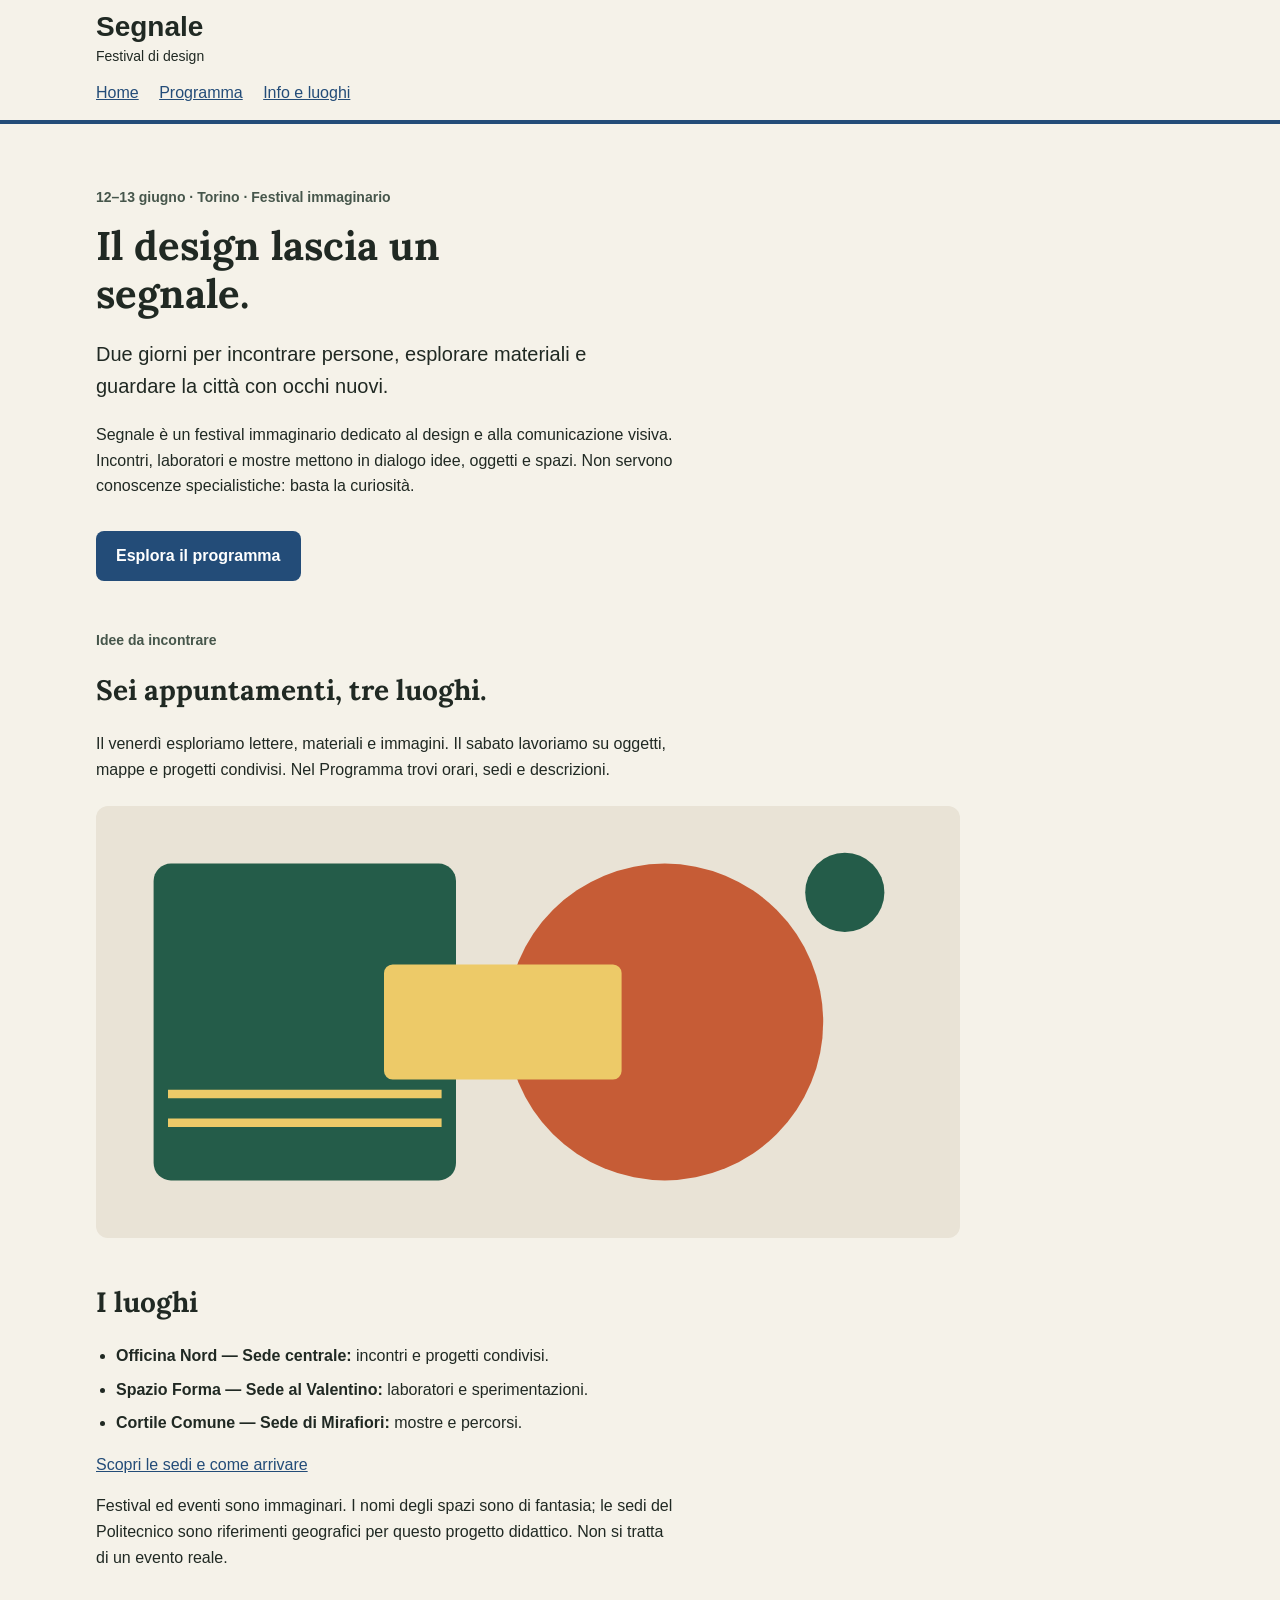
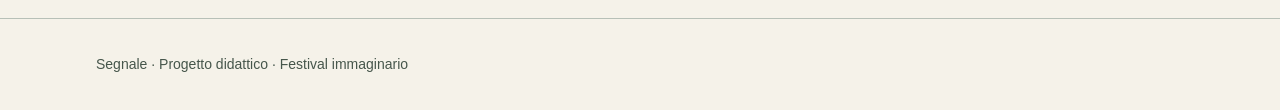
<file: index.html>
<!doctype html>
<html lang="it">
<head>
  <meta charset="utf-8">
  <meta name="viewport" content="width=device-width, initial-scale=1">
  <title>Segnale — Festival di design</title>
  <link rel="stylesheet"
    href="https://fonts.googleapis.com/css2?family=Lora:wght@400;700&amp;display=swap">
  <link rel="stylesheet" href="style.css">
</head>
<body>
  <a class="skip-link" href="#contenuto">Vai al contenuto</a>
  <header class="site-header">
    <div class="container">
      <a class="brand" href="index.html">Segnale<span>Festival di design</span></a>
      <nav>
        <a href="index.html">Home</a>
        <a href="programma.html">Programma</a>
        <a href="info.html">Info e luoghi</a>
      </nav>
    </div>
  </header>

  <main id="contenuto" class="container">
    <section class="intro">
      <p class="eyebrow">12–13 giugno · Torino · Festival immaginario</p>
      <h1 id="titolo-home">Il design lascia un segnale.</h1>
      <p class="lead">Due giorni per incontrare persone, esplorare materiali e guardare la città con occhi nuovi.</p>
      <p class="reading-text">Segnale è un festival immaginario dedicato al design e alla comunicazione visiva. Incontri, laboratori e mostre mettono in dialogo idee, oggetti e spazi. Non servono conoscenze specialistiche: basta la curiosità.</p>
      <a class="button-link" href="programma.html">Esplora il programma</a>
    </section>

    <section class="content-section">
      <p class="eyebrow">Idee da incontrare</p>
      <h2 id="titolo-festival">Sei appuntamenti, tre luoghi.</h2>
      <p class="reading-text">Il venerdì esploriamo lettere, materiali e immagini. Il sabato lavoriamo su oggetti, mappe e progetti condivisi. Nel Programma trovi orari, sedi e descrizioni.</p>
      <img class="festival-image" src="assets/festival.svg" alt="Composizione geometrica di cerchi e rettangoli nei colori del festival" width="1200" height="600">
    </section>

    <section class="content-section">
      <h2 id="titolo-luoghi">I luoghi</h2>
      <ul class="venues">
        <li><strong>Officina Nord — Sede centrale:</strong> incontri e progetti condivisi.</li>
        <li><strong>Spazio Forma — Sede al Valentino:</strong> laboratori e sperimentazioni.</li>
        <li><strong>Cortile Comune — Sede di Mirafiori:</strong> mostre e percorsi.</li>
      </ul>
      <p><a href="info.html">Scopri le sedi e come arrivare</a></p>
      <p class="reading-text">Festival ed eventi sono immaginari. I nomi degli spazi sono di fantasia; le sedi del Politecnico sono riferimenti geografici per questo progetto didattico. Non si tratta di un evento reale.</p>
    </section>
  </main>

  <footer class="site-footer"><div class="container"><p>Segnale · Progetto didattico · Festival immaginario</p></div></footer>
</body>
</html>
</file>
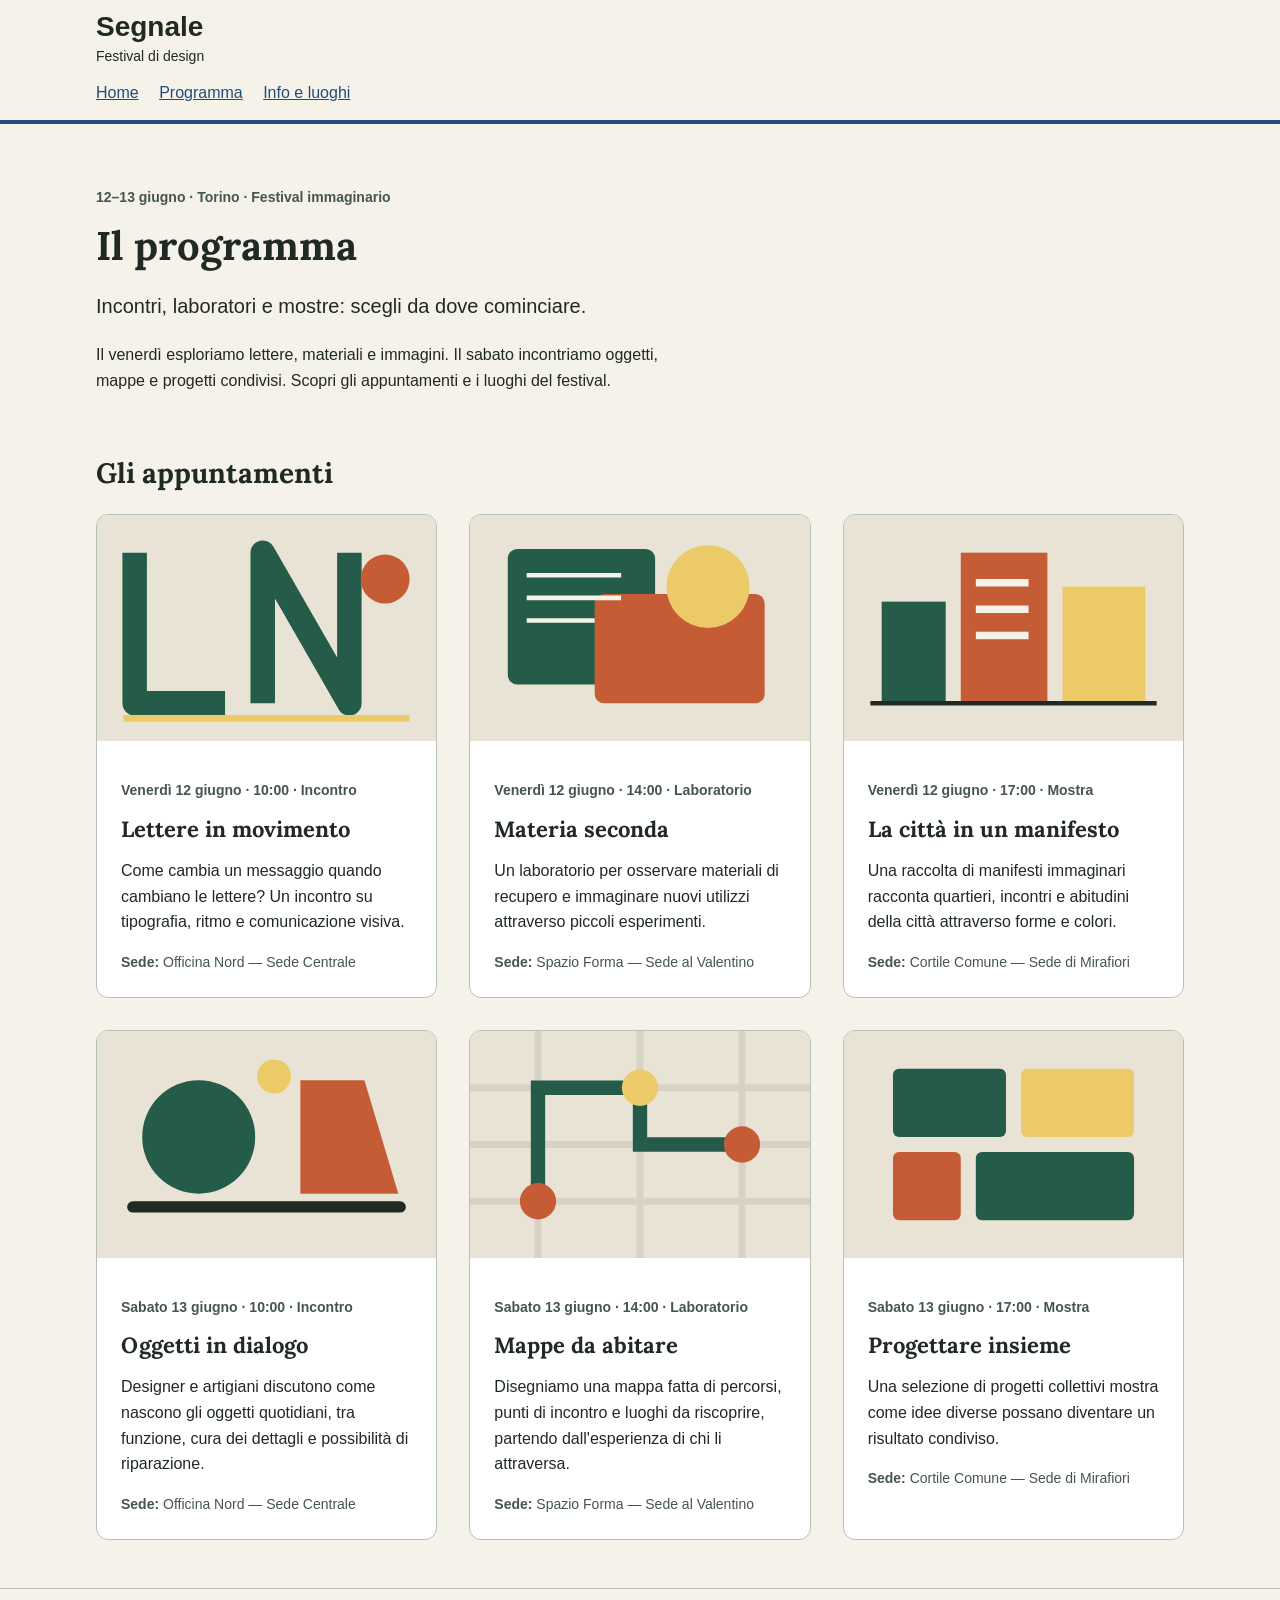
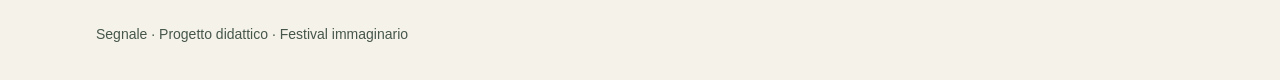
<file: programma.html>
<!doctype html>
<html lang="it">
<head>
  <meta charset="utf-8">
  <meta name="viewport" content="width=device-width, initial-scale=1">
  <title>Programma — Segnale</title>
  <link rel="stylesheet"
    href="https://fonts.googleapis.com/css2?family=Lora:wght@400;700&amp;display=swap">
  <link rel="stylesheet" href="style.css">
</head>
<body>
  <a class="skip-link" href="#contenuto">Vai al contenuto</a>
  <header class="site-header">
    <div class="container">
      <a class="brand" href="index.html">Segnale<span>Festival di design</span></a>
      <nav>
        <a href="index.html">Home</a>
        <a href="programma.html">Programma</a>
        <a href="info.html">Info e luoghi</a>
      </nav>
    </div>
  </header>

  <main id="contenuto" class="container">
    <section class="intro">
      <p class="eyebrow">12–13 giugno · Torino · Festival immaginario</p>
      <h1 id="titolo-programma">Il programma</h1>
      <p class="lead">Incontri, laboratori e mostre: scegli da dove cominciare.</p>
      <p class="reading-text">Il venerdì esploriamo lettere, materiali e immagini. Il sabato incontriamo oggetti, mappe e progetti condivisi. Scopri gli appuntamenti e i luoghi del festival.</p>
    </section>

    <section class="content-section">
      <h2 id="titolo-eventi">Gli appuntamenti</h2>
      <p id="stato-programma" class="reading-text" role="status" aria-live="polite">Caricamento del programma in corso…</p>
      <div class="event-grid" id="elenco-eventi"></div>
    </section>
  </main>

  <footer class="site-footer"><div class="container"><p>Segnale · Progetto didattico · Festival immaginario</p></div></footer>

  <script>
    (function () {
      const statoEl = document.getElementById('stato-programma');
      const grigliaEl = document.getElementById('elenco-eventi');

      const nomiGiorni = {
        '2026-06-12': 'Venerdì 12 giugno',
        '2026-06-13': 'Sabato 13 giugno'
      };

      function formattaData(dataIso) {
        if (nomiGiorni[dataIso]) {
          return nomiGiorni[dataIso];
        }
        return dataIso || '';
      }

      function creaSchedaEvento(evento, sediPerId) {
        const articolo = document.createElement('article');
        articolo.className = 'event-card';

        if (evento.immagine) {
          const img = document.createElement('img');
          img.src = evento.immagine;
          img.alt = evento.immagine_alt || evento.titolo || '';
          img.width = 900;
          img.height = 600;
          articolo.appendChild(img);
        }

        const corpo = document.createElement('div');
        corpo.className = 'event-body';

        const meta = document.createElement('p');
        meta.className = 'event-meta';
        const partiMeta = [
          formattaData(evento.data),
          evento.orario,
          evento.categoria
        ].filter(Boolean);
        meta.textContent = partiMeta.join(' · ');

        const titolo = document.createElement('h3');
        titolo.textContent = evento.titolo || 'Evento senza titolo';

        const descrizione = document.createElement('p');
        descrizione.textContent = evento.descrizione || '';

        const luogo = document.createElement('p');
        luogo.className = 'event-place';
        const etichettaSede = document.createElement('strong');
        etichettaSede.textContent = 'Sede: ';

        const sedeTrovata = sediPerId.get(evento.sede_id);
        const nomeSede = sedeTrovata && sedeTrovata.nome
          ? sedeTrovata.nome
          : 'Sede da definire';

        luogo.appendChild(etichettaSede);
        luogo.appendChild(document.createTextNode(nomeSede));

        corpo.appendChild(meta);
        corpo.appendChild(titolo);
        corpo.appendChild(descrizione);
        corpo.appendChild(luogo);

        articolo.appendChild(corpo);
        return articolo;
      }

      Promise.all([
        fetch('dati/eventi.json').then((risposta) => {
          if (!risposta.ok) {
            throw new Error('Errore nel caricamento di eventi.json');
          }
          return risposta.json();
        }),
        fetch('dati/sedi.json').then((risposta) => {
          if (!risposta.ok) {
            throw new Error('Errore nel caricamento di sedi.json');
          }
          return risposta.json();
        })
      ])
        .then(([eventi, sedi]) => {
          if (!Array.isArray(eventi) || !Array.isArray(sedi)) {
            throw new Error('Formato dati non valido');
          }

          if (eventi.length === 0) {
            statoEl.textContent = 'Al momento non ci sono eventi in programma.';
            grigliaEl.innerHTML = '';
            return;
          }

          const sediPerId = new Map();
          sedi.forEach((sede) => {
            if (sede && typeof sede.id !== 'undefined') {
              sediPerId.set(sede.id, sede);
            }
          });

          statoEl.textContent = '';
          grigliaEl.innerHTML = '';

          const frammento = document.createDocumentFragment();
          eventi.forEach((evento) => {
            frammento.appendChild(creaSchedaEvento(evento, sediPerId));
          });
          grigliaEl.appendChild(frammento);
        })
        .catch(() => {
          grigliaEl.innerHTML = '';
          statoEl.textContent = 'Impossibile caricare il programma in questo momento. Riprova più tardi.';
        });
    })();
  </script>
</body>
</html>
</file>
<file: style.css>
/* Segnale: esempio completo della consegna su Home e Programma. */

/* Valori condivisi: le regole interessate li richiamano con var(). */
:root {
  --colore-primario: #234c78;
  --colore-primario-scuro: #163454;
  --colore-sfondo: #f5f2e9;
  --colore-testo: #202923;
  --font-testo: Arial, Helvetica, sans-serif;
  --font-titoli: "Lora", Georgia, "Times New Roman", serif;
}

* {
  box-sizing: border-box;
}

body {
  margin: 0;
  background: var(--colore-sfondo);
  color: var(--colore-testo);
  font-family: var(--font-testo);
  font-size: 1rem;
  line-height: 1.6;
}

a {
  color: var(--colore-primario);
}

a:hover {
  text-decoration: underline;
}

a:focus {
  outline: 3px solid var(--colore-testo);
}

.container {
  width: 92%;
  max-width: 68rem;
  margin: 0 auto;
}

/* Il fondo opaco mantiene il contrasto durante lo scorrimento.
   z-index tiene l'intestazione davanti a galleria e mappa. */
.site-header {
  position: sticky;
  top: 0;
  z-index: 10;
  background: var(--colore-sfondo);
  padding: 0.625rem 0;
  border-bottom: 4px solid var(--colore-primario);
}

.brand {
  display: inline-block;
  color: var(--colore-testo);
  font-size: 1.75rem;
  font-weight: bold;
  line-height: 1.2;
  text-decoration: none;
}

.brand span {
  display: block;
  margin-top: 0.25rem;
  font-size: 0.875rem;
  font-weight: normal;
}

nav {
  margin-top: 0.5rem;
}

/* Menu semplice: i collegamenti vanno a capo se manca spazio. */
nav a {
  display: inline-block;
  margin-right: 1rem;
  padding: 0.25rem 0;
}


.intro {
  padding: 3rem 0 1rem;
}

.eyebrow,
.event-meta {
  color: #46564b;
  font-size: 0.875rem;
  font-weight: bold;
}

h1,
h2,
h3 {
  font-family: var(--font-titoli);
  line-height: 1.2;
}

h1 {
  max-width: 18ch;
  margin: 0.75rem 0 1.25rem;
  font-size: 2.5rem;
}

h2 {
  font-size: 1.75rem;
}

h3 {
  margin: 0.5rem 0 0.75rem;
  font-size: 1.375rem;
}

.lead {
  max-width: 48ch;
  font-size: 1.25rem;
}

.reading-text {
  max-width: 65ch;
}

.button-link {
  display: inline-block;
  margin-top: 1rem;
  padding: 0.75rem 1.25rem;
  border-radius: 0.5rem;
  background: var(--colore-primario);
  color: #ffffff;
  font-weight: bold;
  text-decoration: none;
}

.button-link:hover {
  background: var(--colore-primario-scuro);
}

.content-section {
  margin: 2rem 0 3rem;
}

.festival-image {
  display: block;
  width: 100%;
  max-width: 54rem;
  height: auto;
  margin-top: 1.5rem;
  border-radius: 0.75rem;
}

.venues {
  padding-left: 1.25rem;
}

.venues li {
  margin-bottom: 0.5rem;
}

/* Disposizione di base: una colonna. */
.event-grid {
  display: grid;
  grid-template-columns: 1fr;
  gap: 2rem;
}

.event-card {
  overflow: hidden;
  border: 1px solid #b7c0b7;
  border-radius: 0.75rem;
  background: #ffffff;
}

.event-card img {
  display: block;
  width: 100%;
  height: auto;
}

.event-body {
  padding: 1.5rem;
}

.event-place {
  margin-bottom: 0;
  color: #46564b;
  font-size: 0.875rem;
}

.site-footer {
  padding: 1.25rem 0;
  border-top: 1px solid #b7c0b7;
  color: #46564b;
  font-size: 0.875rem;
}

.skip-link {
  position: absolute;
  z-index: 20;
  top: -6rem;
  left: 1rem;
  padding: 0.75rem 1rem;
  background: #ffffff;
  color: var(--colore-testo);
}

.skip-link:focus {
  top: 1rem;
}

/* Da 600 px: due colonne. */
@media (min-width: 600px) {
  .event-grid {
    grid-template-columns: repeat(2, 1fr);
  }
}

/* Da 1024 px: tre colonne. Questa regola segue quella da 600 px. */
@media (min-width: 1024px) {
  .event-grid {
    grid-template-columns: repeat(3, 1fr);
  }
}

/* Info e luoghi: componenti aggiunti al sito esistente. */
button {
  padding: 0.65rem 0.5rem;
  border: 2px solid var(--colore-primario);
  border-radius: 0.5rem;
  background: var(--colore-primario);
  color: #ffffff;
  font-family: var(--font-testo);
  font-size: 1rem;
  font-weight: bold;
  cursor: pointer;
}

button:hover {
  background: var(--colore-primario-scuro);
}

button:focus {
  outline: 3px solid var(--colore-testo);
}

.venue-gallery {
  max-width: 54rem;
}

.venue-swiper {
  width: 100%;
}

.venue-slide {
  margin: 0;
  overflow: hidden;
  border: 1px solid #b7c0b7;
  border-radius: 0.75rem;
  background: #ffffff;
}

.venue-slide img {
  display: block;
  width: 100%;
  height: auto;
}

.venue-slide figcaption {
  padding: 1.25rem;
}

.gallery-controls {
  display: grid;
  grid-template-columns: repeat(2, 1fr);
  gap: 0.75rem;
  margin-top: 1rem;
}

.gallery-count {
  margin: 0.75rem 0 0;
  text-align: center;
}

@media (max-width: 319px) {
  .gallery-label {
    font-size: 0;
  }
}

.map-container {
  margin: 1.5rem 0;
  overflow: hidden;
  border: 1px solid #b7c0b7;
  border-radius: 0.75rem;
  background: #ffffff;
}

.map-container iframe {
  display: block;
  width: 100%;
  height: 28rem;
  border: 0;
}

.venue-addresses {
  display: grid;
  grid-template-columns: 1fr;
  gap: 1.5rem;
}

.venue-address {
  padding: 1.25rem;
  border: 1px solid #b7c0b7;
  border-radius: 0.75rem;
}

.teaching-note {
  margin-top: 2rem;
}

@media (min-width: 768px) {
  .venue-addresses {
    grid-template-columns: repeat(3, 1fr);
  }
}
</file>
